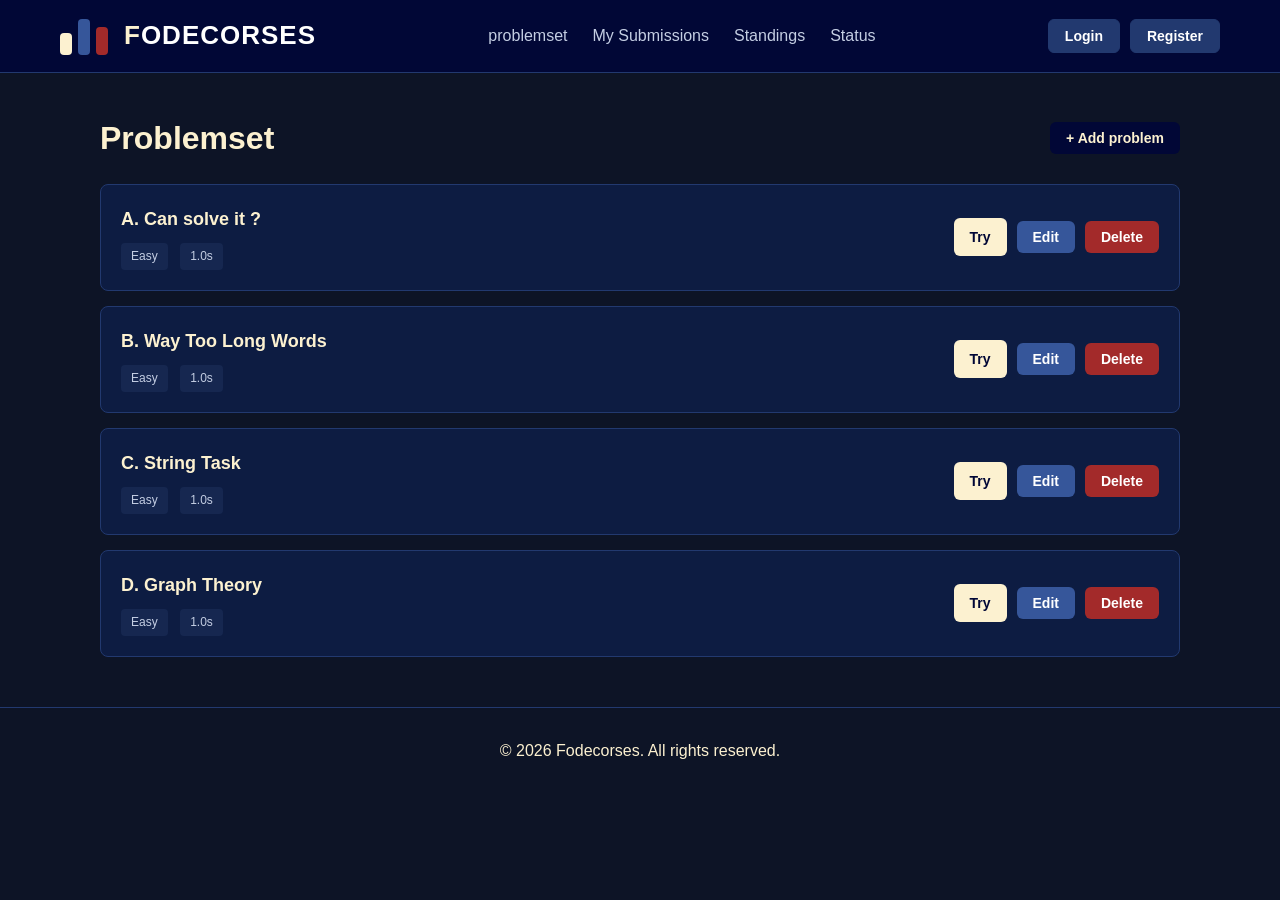
<file: index.html>
<!DOCTYPE html>

<head>
    <title>Fodecorses - Home</title>
    <link rel="stylesheet" href="style.css">
</head>

<body>
    <!-- Navigation Bar -->
    <nav class="navbar">
        <div class="logo">
            <div class="logo-bars">
                <span class="bar-left"></span>
                <span class="bar-middle"></span>
                <span class="bar-right"></span>
            </div>

            <span class="logo-text"><span class="highlight-letter">F</span>ODECORSES</span>
        </div>

        <ul class="nav-links">
            <li><a href="#"> problemset </a></li>
            <li><a href="#">My Submissions</a></li>
            <li><a href="#">Standings</a></li>
            <li><a href="#">Status</a></li>
        </ul>

        <div class="auth-buttons">
            <button>Login</button>
            <button>Register</button>
        </div>

    </nav>

    <!-- Main Title & Header Section -->
    <div class="main-header">

        <h1>Problemset</h1>
        <button class="btn-add">+ Add problem</button>
    </div>

    <!-- Problems List Container -->
    <div class="problem-container">

        <div class="problem-card">
            <div class="problem-info">
                <h3> A. Can solve it ?</h3>
                <span class="difficulty">Easy</span>
                <span class="time-limit">1.0s</span>
            </div>

            <div class="problem-actions">
                <a href="#" class="btn-try">Try</a>
                <button class="btn-edit">Edit</button>
                <button class="btn-delete">Delete</button>

            </div>

        </div>

        <div class="problem-card">
            <div class="problem-info">
                <h3>B. Way Too Long Words</h3>
                <span class="difficulty">Easy</span>
                <span class="time-limit">1.0s</span>
            </div>

            <div class="problem-actions">
                <a href="#" class="btn-try">Try</a>
                <button class="btn-edit">Edit</button>
                <button class="btn-delete">Delete</button>

            </div>

        </div>

        <div class="problem-card">
            <div class="problem-info">
                <h3>C. String Task</h3>
                <span class="difficulty">Easy</span>
                <span class="time-limit">1.0s</span>
            </div>

            <div class="problem-actions">
                <a href="#" class="btn-try">Try</a>
                <button class="btn-edit">Edit</button>
                <button class="btn-delete">Delete</button>

            </div>

        </div>

        <div class="problem-card">
            <div class="problem-info">
                <h3>D. Graph Theory</h3>
                <span class="difficulty">Easy</span>
                <span class="time-limit">1.0s</span>
            </div>

            <div class="problem-actions">
                <a href="#" class="btn-try">Try</a>
                <button class="btn-edit">Edit</button>
                <button class="btn-delete">Delete</button>

            </div>

        </div>

    </div>


    <!-- Footer -->
    <footer>
        <p> &copy; 2026 Fodecorses. All rights reserved.</p>
    </footer>

</body>

</html>
</file>
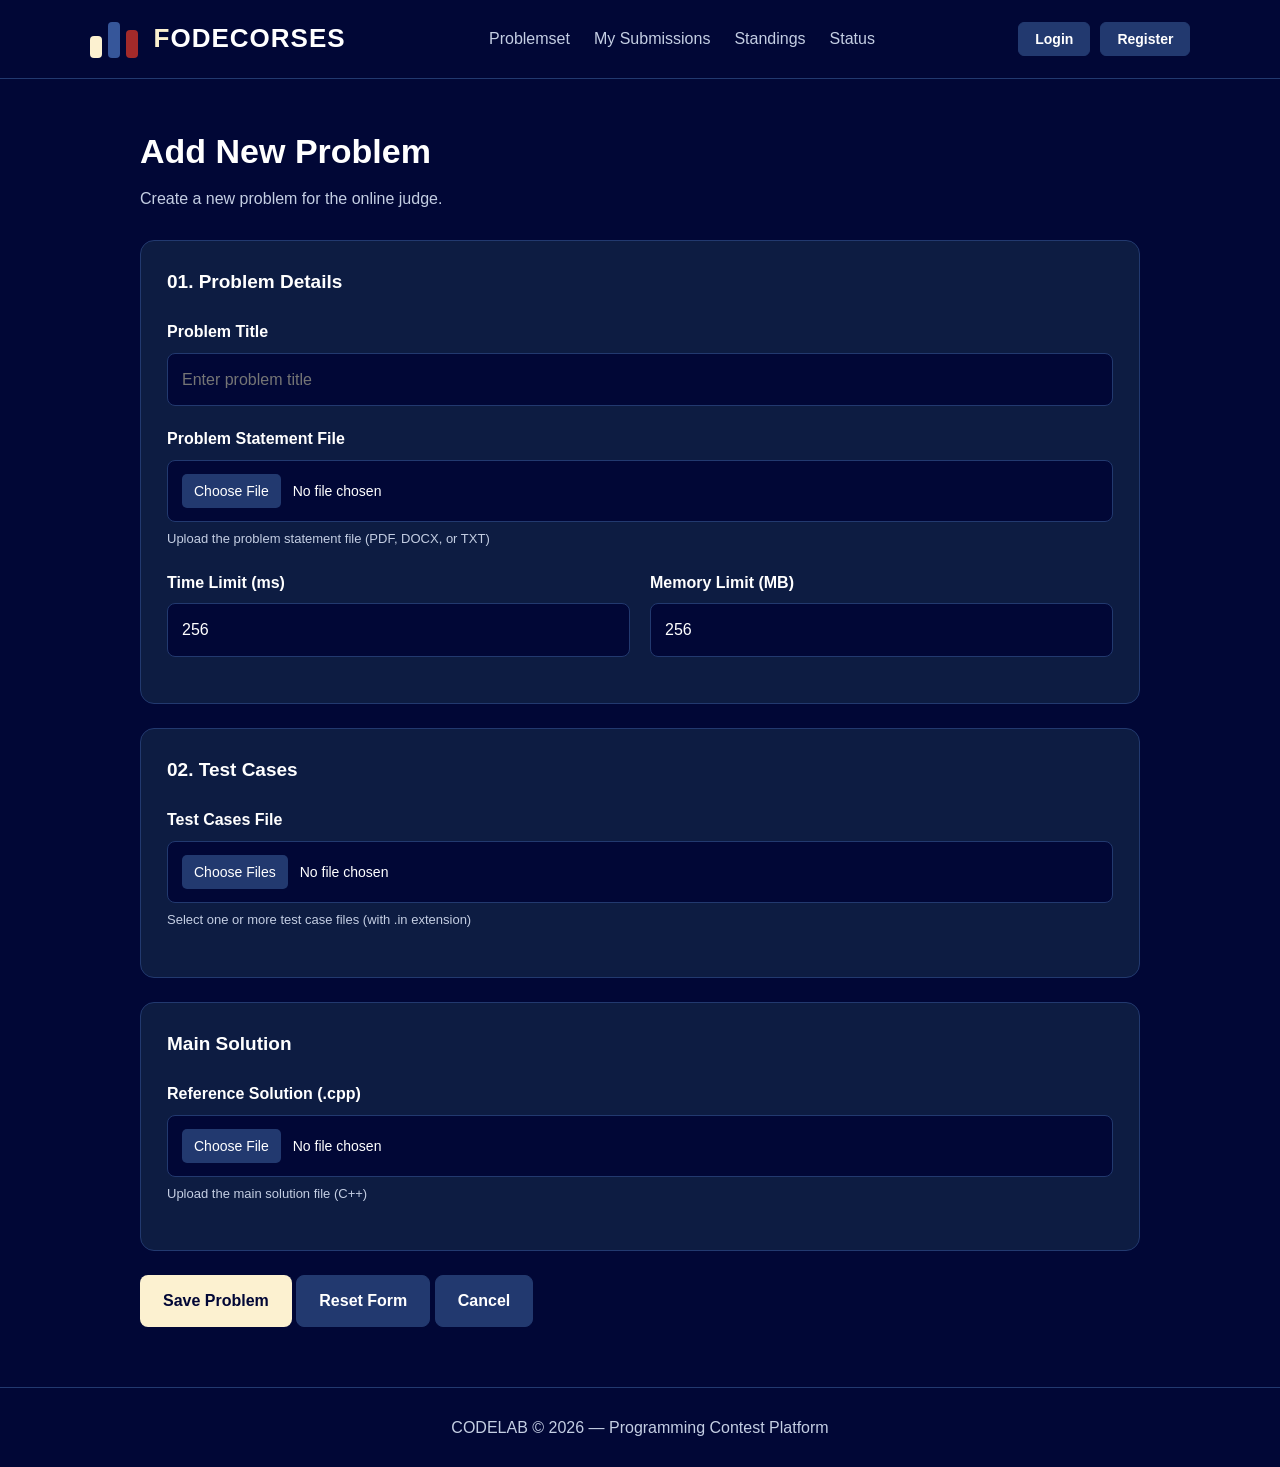
<file: pages/add_edit_problem.html>
<!DOCTYPE html>
<html lang="en">

<head>
    <meta charset="UTF-8">
    <meta name="viewport" content="width=device-width, initial-scale=1.0">
    <title>Add / Edit Problem</title>
    <link rel="stylesheet" href="../styles/home-style.css">
    <link rel="stylesheet" href="../styles/problem-pages-style.css">
</head>

<body>
    <!-- Navigation Bar -->
    <nav class="navbar">
        <div class="logo">
            <div class="logo-bars">
                <span class="bar-left"></span>
                <span class="bar-middle"></span>
                <span class="bar-right"></span>
            </div>

            <span class="logo-text"><span class="highlight-letter">F</span>ODECORSES</span>
        </div>

        <ul class="nav-links">
            <li><a href="../pages/home.html"> Problemset </a></li>
            <li><a href="../pages/submission.html">My Submissions</a></li>
            <li><a href="#">Standings</a></li>
            <li><a href="../pages/status.html">Status</a></li>
        </ul>

        <div class="auth-buttons">
            <button>Login</button>
            <button>Register</button>
        </div>

    </nav>
    <main class="container">
        <header class="page-header">
            <h1>Add New Problem</h1>
            <p>Create a new problem for the online judge.</p>
        </header>
        <form method="post">
            <section class="card">
                <h2>01. Problem Details</h2>
                <div class="form_group">
                    <label for="title">Problem Title</label>
                    <input type="text" id="title" name="title" placeholder="Enter problem title" required>
                </div>
                <div class="form_group">
                    <label for="statement">Problem Statement File</label>
                    <input type="file" id="statement" name="statement" accept=".pdf,.docx,.txt" required>
                    <p class="note">Upload the problem statement file (PDF, DOCX, or TXT)</p>
                </div>
                <div class="grid-2">
                    <div class="form_group">
                        <label for="time_limit">Time Limit (ms)</label>
                        <input type="number" id="time" name="time_limit" placeholder="Enter time limit in milliseconds"
                            min="1" value="256" required>
                    </div>
                    <div class="form_group">
                        <label for="memory_limit">Memory Limit (MB)</label>
                        <input type="number" id="memory" name="memory_limit"
                            placeholder="Enter memory limit in megabytes" min="1" value="256" required>
                    </div>
            </section>
            <section class="card">
                <h2>02. Test Cases</h2>
                <div class="form_group">
                    <label for="test_cases">Test Cases File</label>
                    <input type="file" id="tests" name="testfile[]" accept=".in" multiple required>
                    <p class="note">Select one or more test case files (with .in extension)</p>
                </div>
            </section>
            <section class="card">
                <h2>Main Solution</h2>
                <div class="form_group">
                    <label for="solution">Reference Solution (.cpp)</label>
                    <input type="file" id="solution" name="solution" accept=".cpp" required>
                    <p class="note">Upload the main solution file (C++)</p>
                </div>
            </section>
            <div class="action">
                <button type="submit" class="btn btn-primary">Save Problem</button>
                <button type="reset" class="btn btn-secondary">Reset Form</button>
                <button onclick="window.location.href='./home.html' " class="btn btn-secondary">Cancel</button>

            </div>
        </form>
    </main>
    <footer class="footer">
        CODELAB &copy; 2026 — Programming Contest Platform
    </footer>
</body>

</html>
</file>
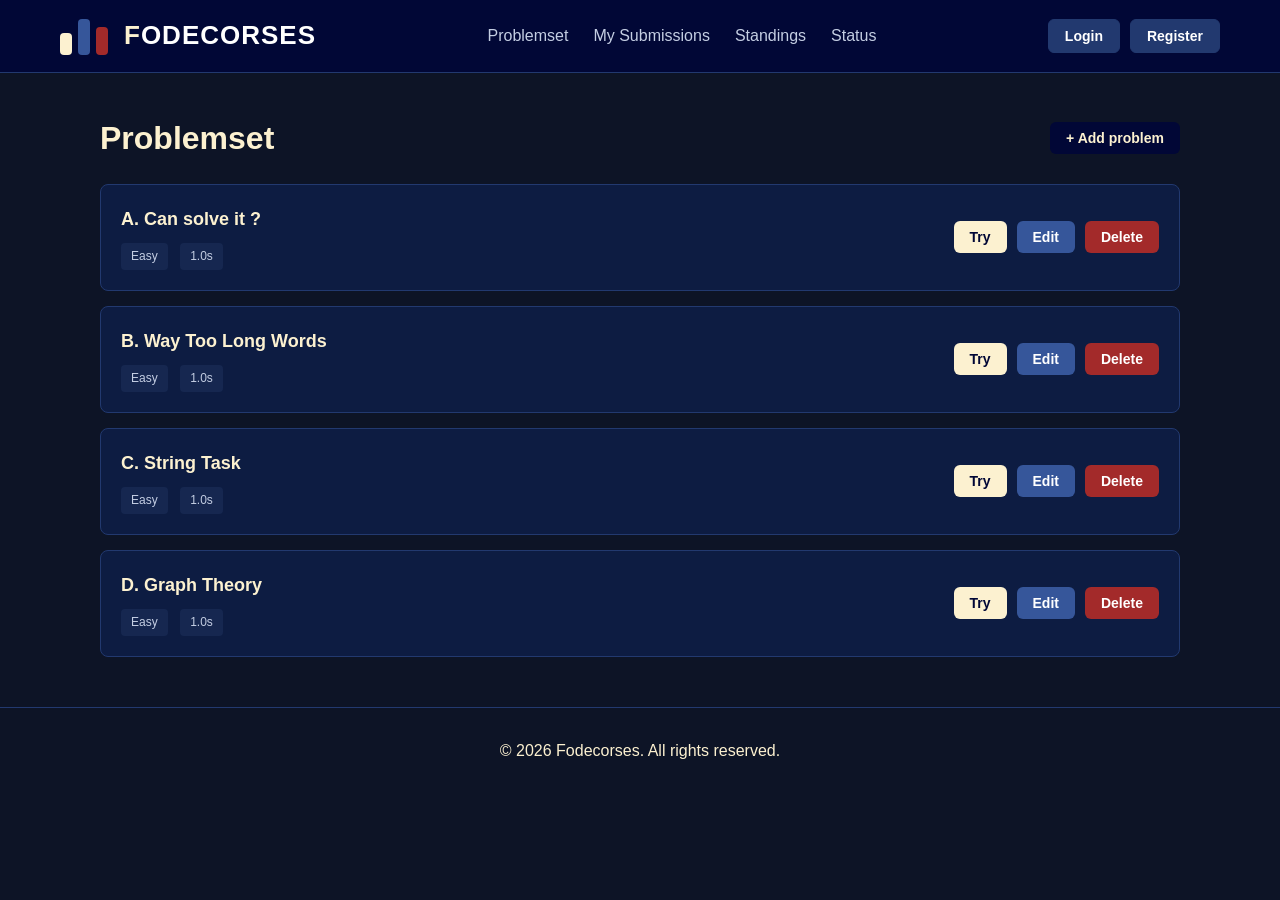
<file: pages/home.html>
<!DOCTYPE html>

<head>
    <title>Fodecorses - Home</title>
    <link rel="stylesheet" href="../styles/home-style.css">
</head>

<body>
    <!-- Navigation Bar -->
    <nav class="navbar">
        <div class="logo">
            <div class="logo-bars">
                <span class="bar-left"></span>
                <span class="bar-middle"></span>
                <span class="bar-right"></span>
            </div>

            <span class="logo-text"><span class="highlight-letter">F</span>ODECORSES</span>
        </div>

        <ul class="nav-links">
            <li><a href="../pages/home.html"> Problemset </a></li>
            <li><a href="../pages/submission.html">My Submissions</a></li>
            <li><a href="../pages/Standings.html">Standings</a></li>
            <li><a href="../pages/submission.html">Status</a></li>
        </ul>

        <div class="auth-buttons">
            <button>Login</button>
            <button>Register</button>
        </div>

    </nav>

    <!-- Main Title & Header Section -->
    <div class="main-header">

        <h1>Problemset</h1>
        <button class="btn-add">+ Add problem</button>
    </div>

    <!-- Problems List Container -->
    <div class="problem-container">

        <div class="problem-card">
            <div class="problem-info">
                <h3> A. Can solve it ?</h3>
                <span class="difficulty">Easy</span>
                <span class="time-limit">1.0s</span>
            </div>

            <div class="problem-actions">
                <button class="btn-try" onclick="window.location.href='./view_problem.html' ">Try</button>
                <button class="btn-edit" onclick="window.location.href='./add_edit_problem.html' ">Edit</button>
                <button class="btn-delete">Delete</button>
            </div>

        </div>

        <div class="problem-card">
            <div class="problem-info">
                <h3>B. Way Too Long Words</h3>
                <span class="difficulty">Easy</span>
                <span class="time-limit">1.0s</span>
            </div>

            <div class="problem-actions">
                <button class="btn-try" onclick="window.location.href='./view_problem.html' ">Try</button>
                <button class="btn-edit" onclick="window.location.href='./add_edit_problem.html' ">Edit</button>
                <button class="btn-delete">Delete</button>
            </div>

        </div>

        <div class="problem-card">
            <div class="problem-info">
                <h3>C. String Task</h3>
                <span class="difficulty">Easy</span>
                <span class="time-limit">1.0s</span>
            </div>

            <div class="problem-actions">
                <button class="btn-try" onclick="window.location.href='./view_problem.html' ">Try</button>
                <button class="btn-edit" onclick="window.location.href='./add_edit_problem.html' ">Edit</button>
                <button class="btn-delete">Delete</button>
            </div>

        </div>

        <div class="problem-card">
            <div class="problem-info">
                <h3>D. Graph Theory</h3>
                <span class="difficulty">Easy</span>
                <span class="time-limit">1.0s</span>
            </div>

            <div class="problem-actions">
                <button class="btn-try" onclick="window.location.href='./view_problem.html' ">Try</button>
                <button class="btn-edit" onclick="window.location.href='./add_edit_problem.html' ">Edit</button>
                <button class="btn-delete">Delete</button>
            </div>

        </div>

    </div>


    <!-- Footer -->
    <footer>
        <p> &copy; 2026 Fodecorses. All rights reserved.</p>
    </footer>

</body>

</html>
</file>
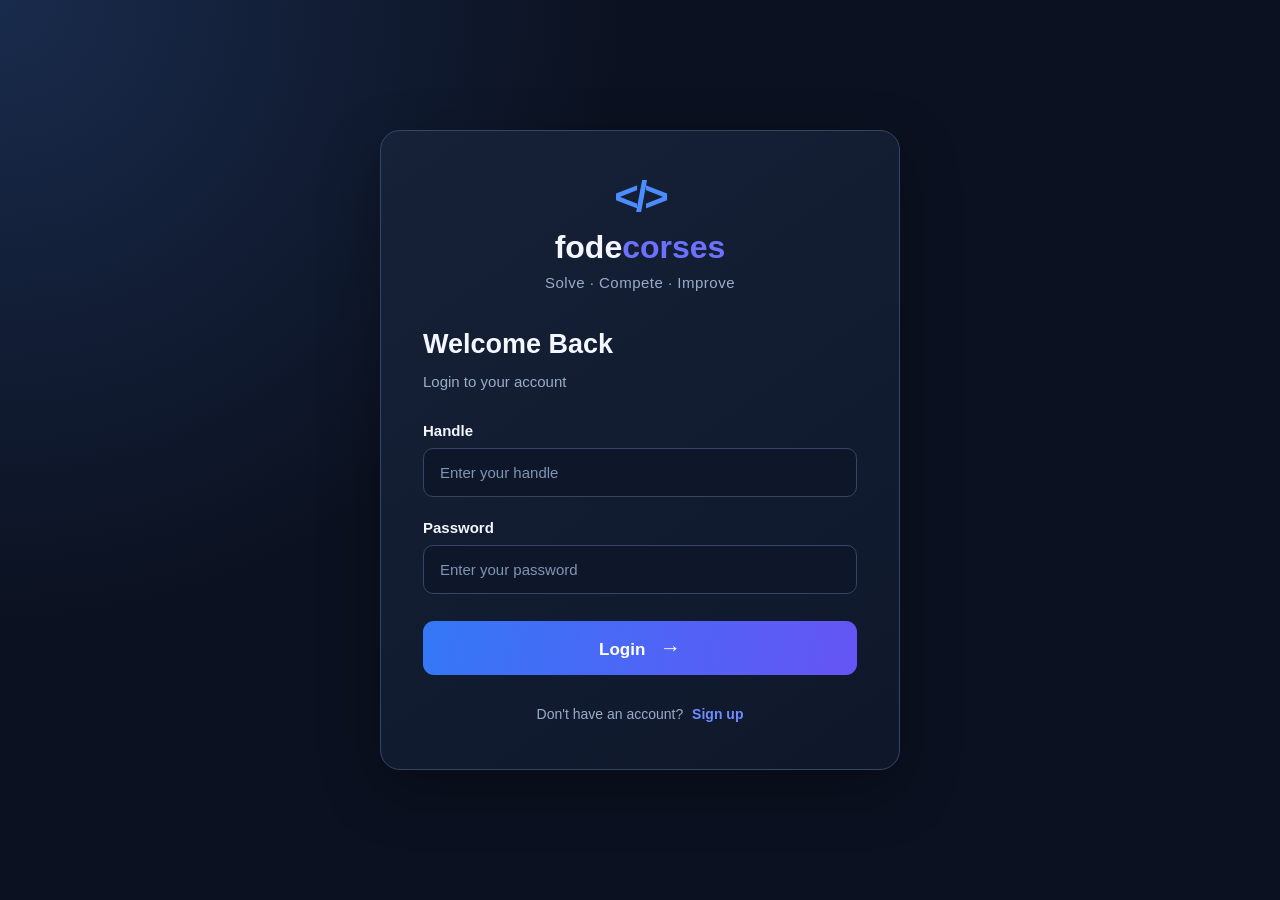
<file: pages/login.html>
<!doctype html>
<html lang="en">
  <head>
    <meta charset="UTF-8" />
    <meta name="viewport" content="width=device-width, initial-scale=1.0" />
    <title>Login | fodecorses</title>
    <link rel="stylesheet" href="../styles/login-signup.css" />
  </head>
  <body>
    <div class="auth-card">
      <div class="logo">&lt;/&gt;</div>
      <h1 class="brand">fode<span>corses</span></h1>
      <p class="tagline">Solve · Compete · Improve</p>

      <div class="heading">
        <h2>Welcome Back</h2>
        <p>Login to your account</p>
      </div>

      <form action="#" method="post">
        <div class="form-group">
          <label for="handle">Handle</label>
          <input
            type="text"
            id="handle"
            name="handle"
            placeholder="Enter your handle"
            autocomplete="username"
            required
          />
        </div>

        <div class="form-group">
          <label for="password">Password</label>
          <input
            type="password"
            id="password"
            name="password"
            placeholder="Enter your password"
            autocomplete="current-password"
            required
          />
        </div>

        <button onclick="window.location.href='./home.html' " type="submit" class="auth-button">
          Login <span>&rarr;</span>
        </button>
      </form>

      <p class="switch-page">
        Don't have an account?
        <a href="signup.html">Sign up</a>
      </p>
    </div>
  </body>
</html>
</file>
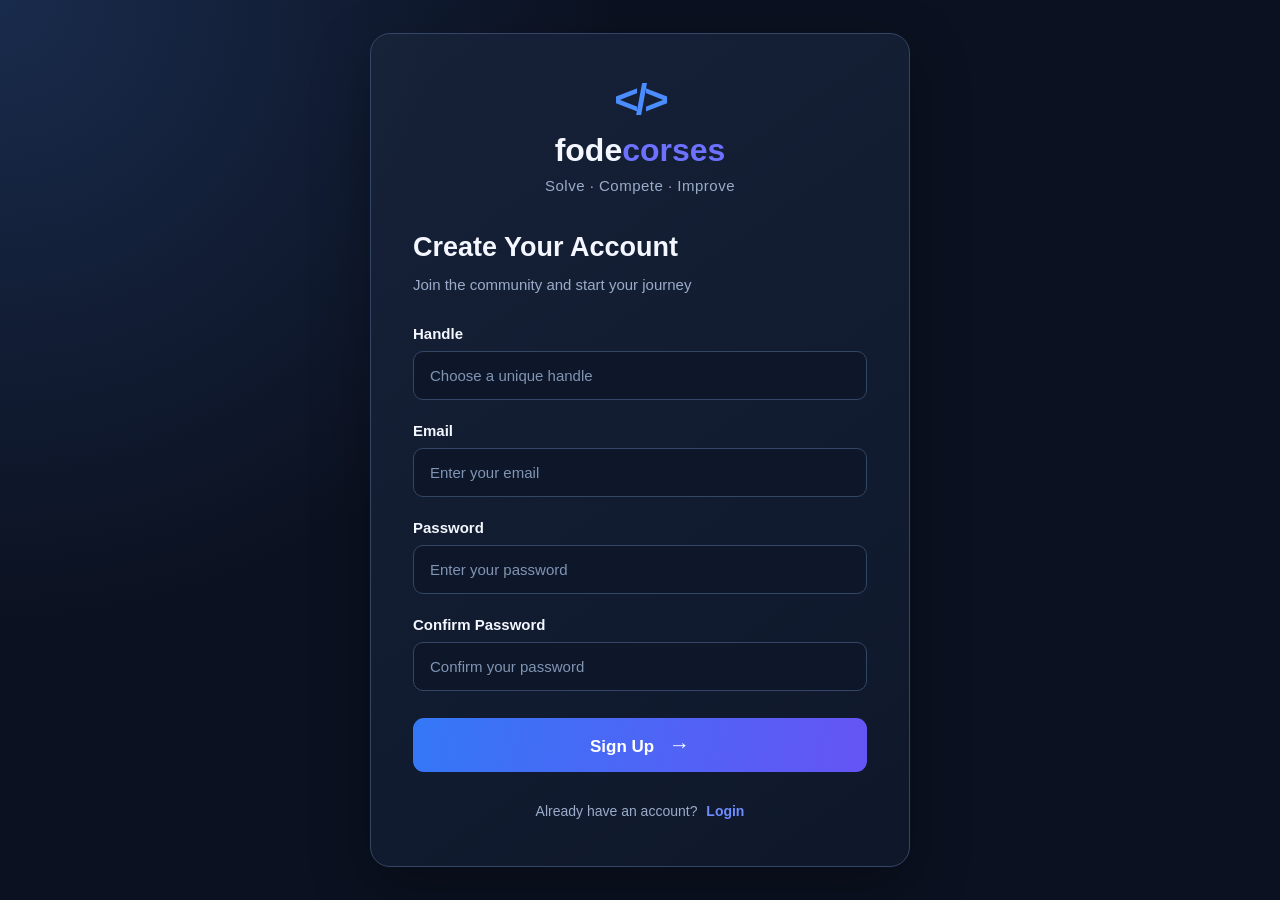
<file: pages/signUp.html>
<!doctype html>
<html lang="en">
  <head>
    <meta charset="UTF-8" />
    <meta name="viewport" content="width=device-width, initial-scale=1.0" />
    <title>Sign Up | fodecorses</title>
    <link rel="stylesheet" href="../styles/login-signup.css" />
  </head>
  <body>
    <div class="auth-card signup-card">
      <div class="logo">&lt;/&gt;</div>
      <h1 class="brand">fode<span>corses</span></h1>
      <p class="tagline">Solve · Compete · Improve</p>

      <div class="heading">
        <h2>Create Your Account</h2>
        <p>Join the community and start your journey</p>
      </div>

      <form action="#" method="post">
        <div class="form-group">
          <label for="handle">Handle</label>
          <input
            type="text"
            id="handle"
            name="handle"
            placeholder="Choose a unique handle"
            autocomplete="username"
            required
          />
        </div>
        <div class="form-group">
          <label for="email">Email</label>
          <input
            type="email"
            id="email"
            name="email"
            placeholder="Enter your email"
            autocomplete="email"
            required
          />
        </div>

        <div class="form-group">
          <label for="password">Password</label>
          <input
            type="password"
            id="password"
            name="password"
            placeholder="Enter your password"
            autocomplete="new-password"
            minlength="8"
            required
          />
        </div>

        <div class="form-group">
          <label for="confirm-password">Confirm Password</label>
          <input
            type="password"
            id="confirm-password"
            name="confirm-password"
            placeholder="Confirm your password"
            autocomplete="new-password"
            minlength="8"
            required
          />
        </div>

        <button type="submit" class="auth-button">
          Sign Up <span>&rarr;</span>
        </button>
      </form>

      <p class="switch-page">
        Already have an account?
        <a href="login.html">Login</a>
      </p>
    </div>
  </body>
</html>
</file>
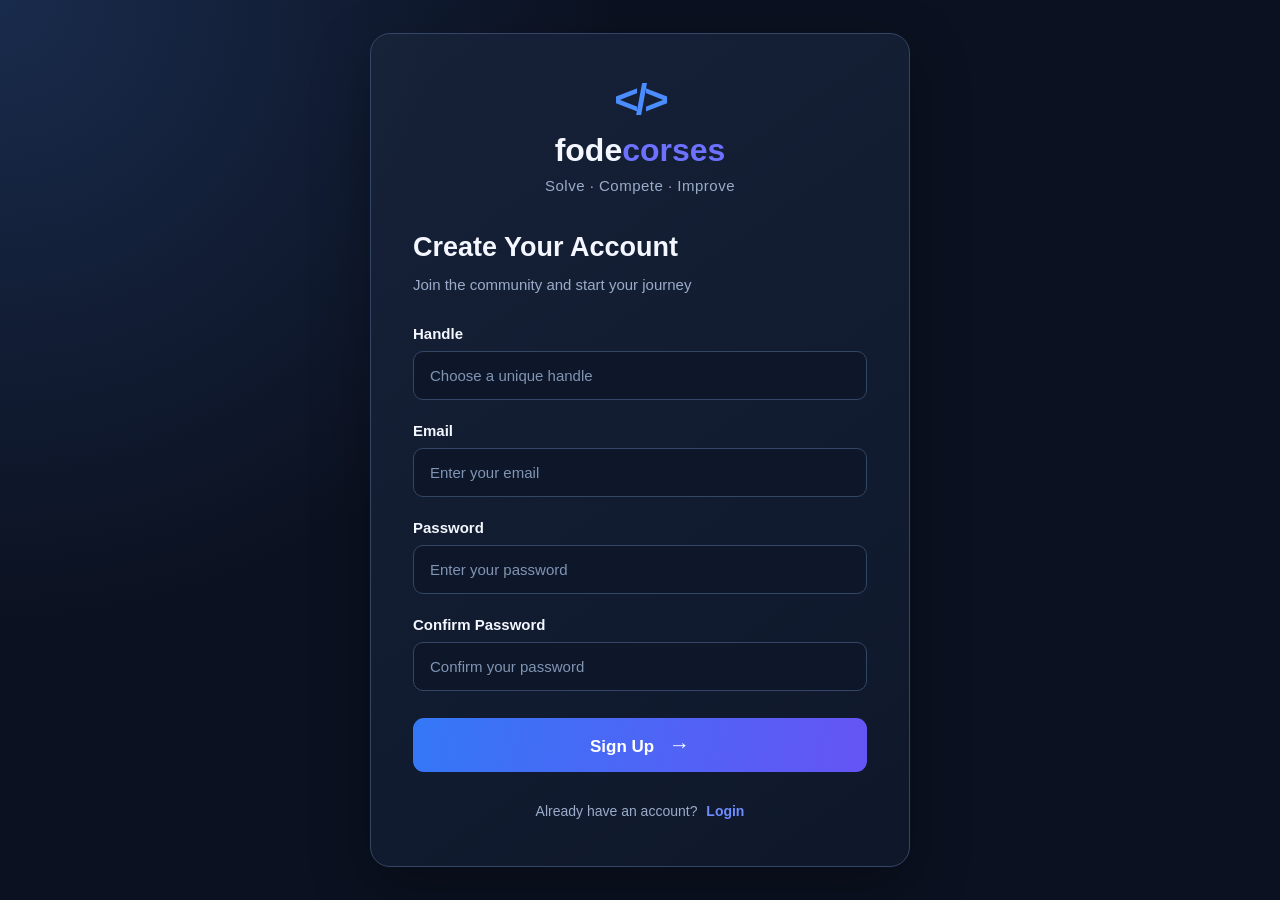
<file: pages/signup.html>
<!doctype html>
<html lang="en">
  <head>
    <meta charset="UTF-8" />
    <meta name="viewport" content="width=device-width, initial-scale=1.0" />
    <title>Sign Up | fodecorses</title>
    <link rel="stylesheet" href="../styles/login-signup.css" />
  </head>
  <body>
    <div class="auth-card signup-card">
      <div class="logo">&lt;/&gt;</div>
      <h1 class="brand">fode<span>corses</span></h1>
      <p class="tagline">Solve · Compete · Improve</p>

      <div class="heading">
        <h2>Create Your Account</h2>
        <p>Join the community and start your journey</p>
      </div>

      <form action="#" method="post">
        <div class="form-group">
          <label for="handle">Handle</label>
          <input
            type="text"
            id="handle"
            name="handle"
            placeholder="Choose a unique handle"
            autocomplete="username"
            required
          />
        </div>
        <div class="form-group">
          <label for="email">Email</label>
          <input
            type="email"
            id="email"
            name="email"
            placeholder="Enter your email"
            autocomplete="email"
            required
          />
        </div>

        <div class="form-group">
          <label for="password">Password</label>
          <input
            type="password"
            id="password"
            name="password"
            placeholder="Enter your password"
            autocomplete="new-password"
            minlength="8"
            required
          />
        </div>

        <div class="form-group">
          <label for="confirm-password">Confirm Password</label>
          <input
            type="password"
            id="confirm-password"
            name="confirm-password"
            placeholder="Confirm your password"
            autocomplete="new-password"
            minlength="8"
            required
          />
        </div>

        <button onclick="window.location.href='./home.html' " type="submit" class="auth-button">
          Sign Up <span>&rarr;</span>
        </button>
      </form>

      <p class="switch-page">
        Already have an account?
        <a href="login.html">Login</a>
      </p>
    </div>
  </body>
</html>
</file>
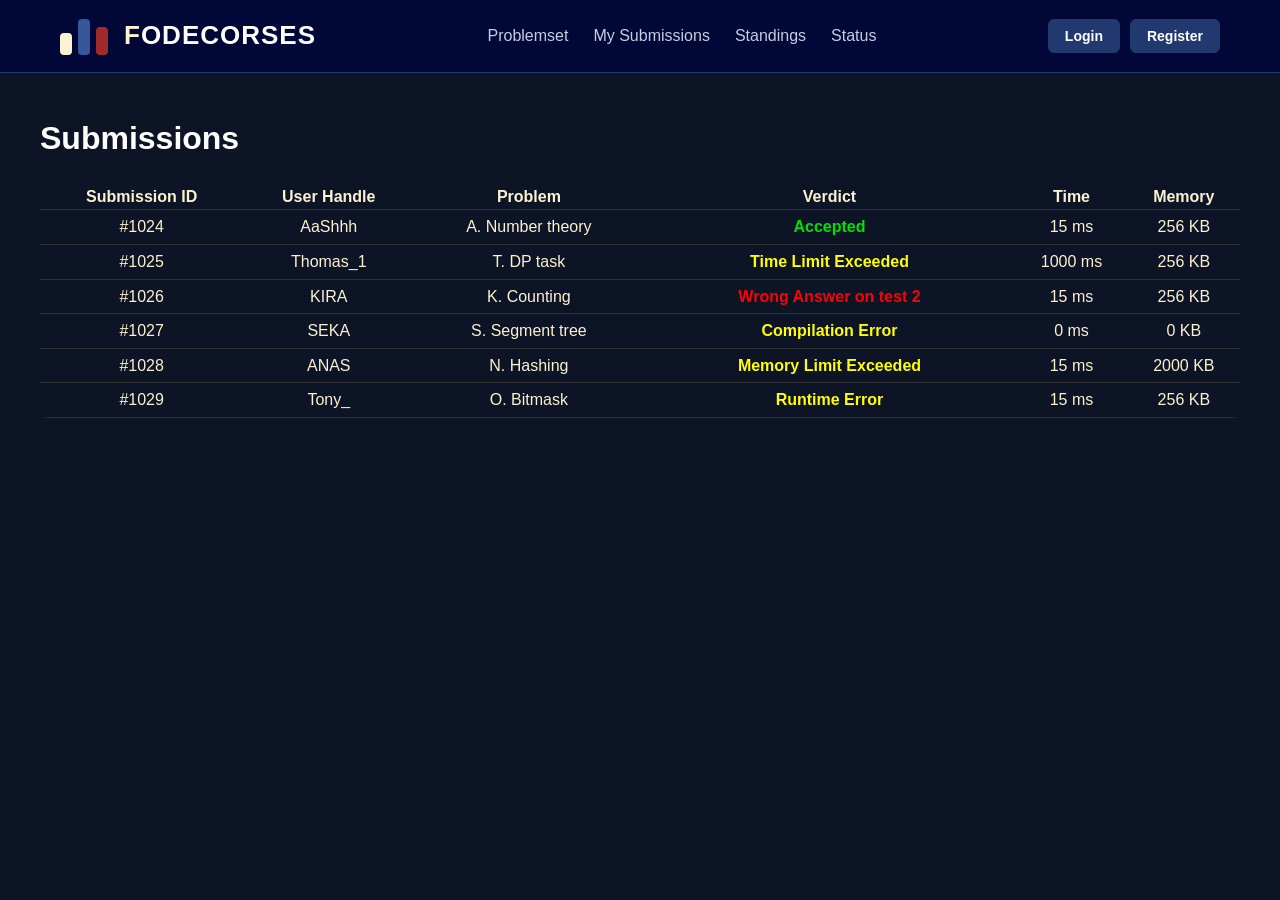
<file: pages/submission.html>
<!DOCTYPE html>
<html lang="en">

<head>

    <title>Submissions - FODECORSES</title>
    <link rel="stylesheet" href="../styles/status-style.css">
</head>

<body class="submission-page">

    <!-- Header -->
    <header>
        <!-- Navigation Bar -->
        <nav class="navbar">
            <div class="logo">
                <div class="logo-bars">
                    <span class="bar-left"></span>
                    <span class="bar-middle"></span>
                    <span class="bar-right"></span>
                </div>

                <span class="logo-text"><span class="highlight-letter">F</span>ODECORSES</span>
            </div>

            <ul class="nav-links">
                <li><a href="../pages/home.html"> Problemset </a></li>
                <li><a href="../pages/submission.html">My Submissions</a></li>
                <li><a href="../pages/Standings.html">Standings</a></li>
                <li><a href="../pages/submission.html">Status</a></li>
            </ul>

            <div class="auth-buttons">
                <button>Login</button>
                <button>Register</button>
            </div>

        </nav>
    </header>

    <!-- Main -->
    <main>
        <section class="submission-section">
            <div class="container">
                <h1>Submissions</h1>
                <table class="submission-table">
                    <thead>
                        <tr>
                            <th>Submission ID</th>
                            <th>User Handle</th>
                            <th>Problem</th>
                            <th>Verdict</th>
                            <th>Time</th>
                            <th>Memory</th>
                        </tr>
                    </thead>

                    <tbody>

                        <tr>
                            <td>#1024</td>
                            <td>AaShhh</td>
                            <td>A. Number theory</td>
                            <td><span class="verdict-accepted">Accepted</span></td>
                            <td>15 ms</td>
                            <td>256 KB</td>
                        </tr>

                        <tr>
                            <td>#1025</td>
                            <td>Thomas_1</td>
                            <td>T. DP task</td>
                            <td><span class="verdict-tle">Time Limit Exceeded</span></td>
                            <td>1000 ms</td>
                            <td>256 KB</td>
                        </tr>

                        <tr>
                            <td>#1026</td>
                            <td>KIRA</td>
                            <td>K. Counting</td>
                            <td><span class="verdict-wa">Wrong Answer on test 2</span></td>
                            <td>15 ms</td>
                            <td>256 KB</td>
                        </tr>

                        <tr>
                            <td>#1027</td>
                            <td>SEKA</td>
                            <td>S. Segment tree</td>
                            <td><span class="verdict-ce">Compilation Error</span></td>
                            <td>0 ms</td>
                            <td>0 KB</td>
                        </tr>

                        <tr>
                            <td>#1028</td>
                            <td>ANAS</td>
                            <td>N. Hashing</td>
                            <td><span class="verdict-mle">Memory Limit Exceeded</span></td>
                            <td>15 ms</td>
                            <td>2000 KB</td>
                        </tr>

                        <tr>
                            <td>#1029</td>
                            <td>Tony_</td>
                            <td>O. Bitmask</td>
                            <td><span class="verdict-rte">Runtime Error</span></td>
                            <td>15 ms</td>
                            <td>256 KB</td>
                        </tr>
                    </tbody>
                </table>
            </div>
        </section>
    </main>

</body>

</html>
</file>
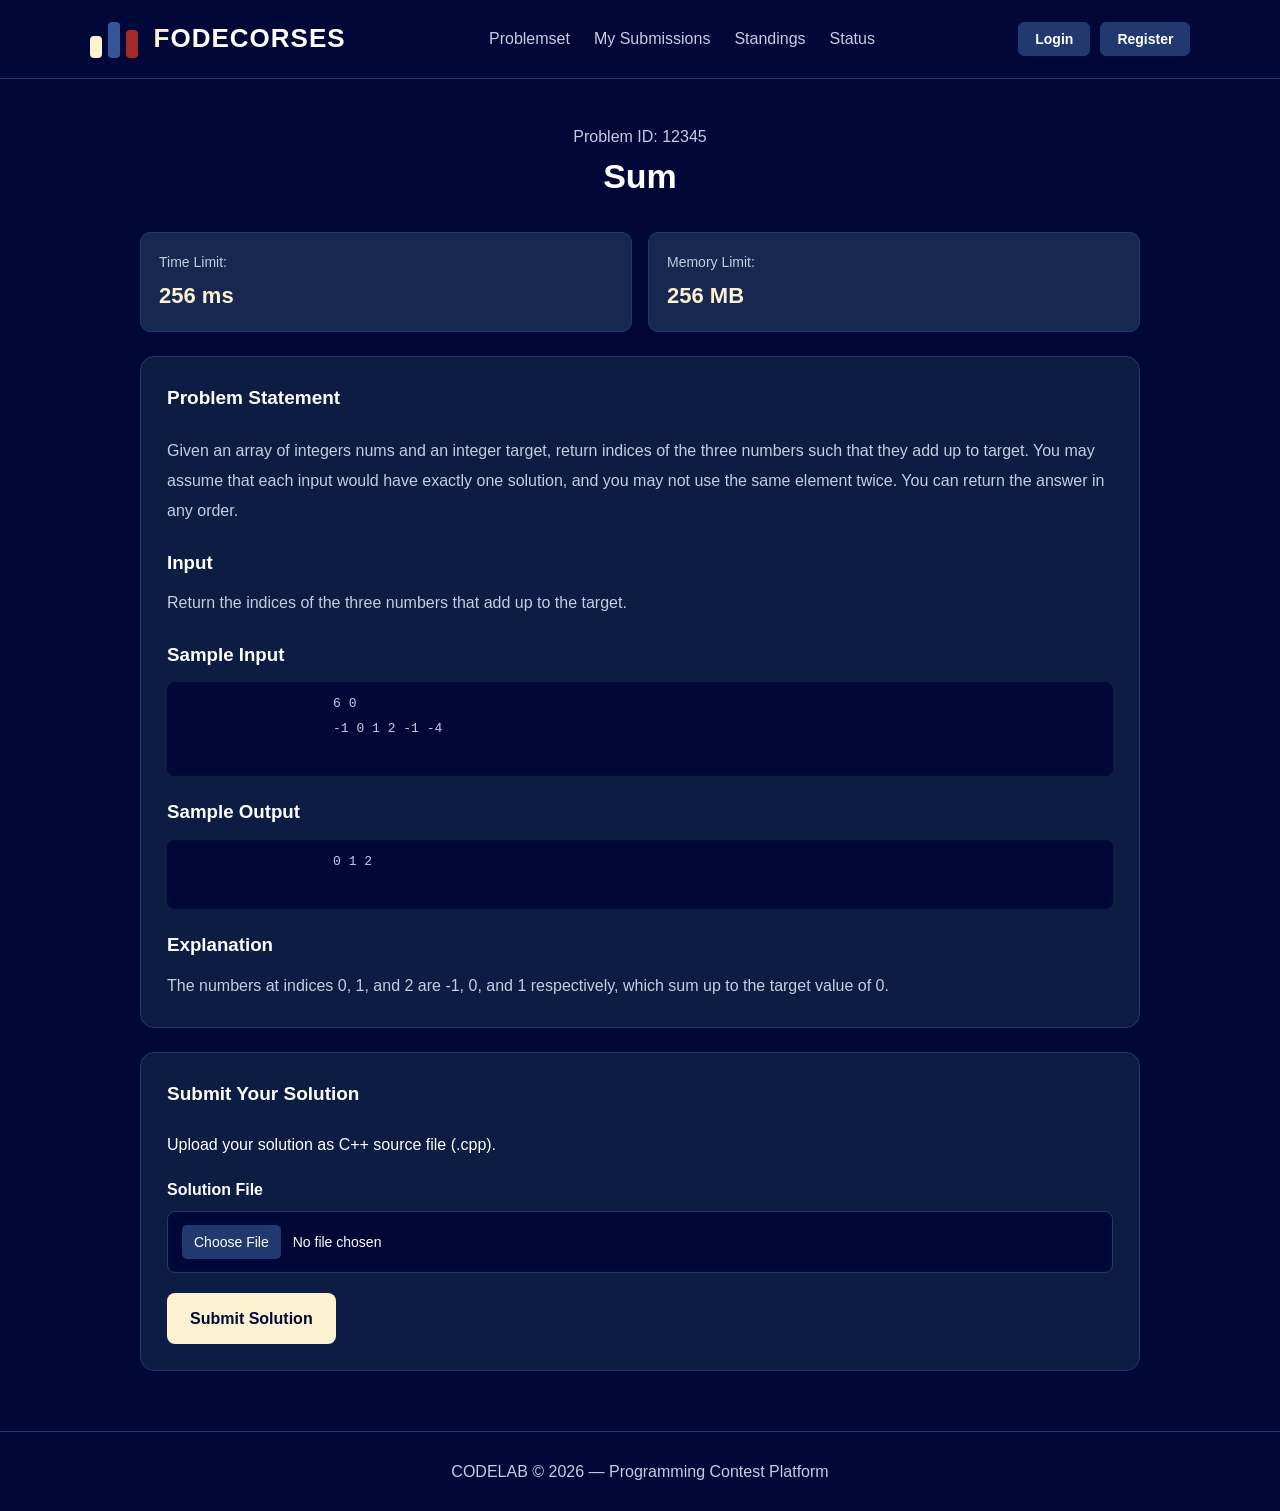
<file: pages/view_problem.html>
<!DOCTYPE html>
<html lang="en">

<head>
    <meta charset="UTF-8">
    <meta name="viewport" content="width=device-width, initial-scale=1.0">
    <title>View Problem</title>
    <link rel="stylesheet" href="../styles/home-style.css">
    <link rel="stylesheet" href="../styles/problem-pages-style.css">
</head>

<body>
    <!-- Navigation Bar -->
    <nav class="navbar">
        <div class="logo">
            <div class="logo-bars">
                <span class="bar-left"></span>
                <span class="bar-middle"></span>
                <span class="bar-right"></span>
            </div>

            <span class="logo-text"><span class="highlight-letter">F</span>ODECORSES</span>
        </div>

        <ul class="nav-links">
            <li><a href="../pages/home.html"> Problemset </a></li>
            <li><a href="../pages/submission.html">My Submissions</a></li>
            <li><a href="../pages/Standings.html">Standings</a></li>
            <li><a href="../pages/submission.html">Status</a></li>
        </ul>

        <div class="auth-buttons">
            <button>Login</button>
            <button>Register</button>
        </div>

    </nav>
    <main class="container">
        <header class="page-header" style="text-align: center;">
            <p>Problem ID: 12345</p>
            <h1>Sum</h1>
        </header>
        <section class="info-grid">
            <div class="info-box">
                <p>Time Limit:</p>
                <strong>256 ms</strong>
            </div>
            <div class="info-box">
                <p>Memory Limit:</p>
                <strong>256 MB</strong>
            </div>
        </section>
        <section class="card">
            <h2>Problem Statement</h2>
            <div class="problem-statement">
                <p>
                    Given an array of integers nums and an integer target,
                    return indices of the three numbers such that they add up to target.
                    You may assume that each input would have exactly one solution, and you may not use the same element
                    twice.
                    You can return the answer in any order.
                </p>
                <h3>Input</h3>
                Return the indices of the three numbers that add up to the target.
                </p>
                <h3>Sample Input</h3>
                <pre>
                    6 0
                    -1 0 1 2 -1 -4
                </pre>
                <h3>Sample Output</h3>
                <pre>
                    0 1 2
                </pre>
                <h3>Explanation</h3>
                <p>
                    The numbers at indices 0, 1, and 2 are -1, 0, and 1 respectively, which sum up to the target value
                    of 0.
                </p>
            </div>
        </section>
        <section class="card">
            <h2>Submit Your Solution</h2>
            <p calss="note">Upload your solution as C++ source file (.cpp).</p>
            <form action="#" method="post">
                <div class="form_group" style="margin-top: 20px;">
                    <label for="solution">Solution File</label>
                    <input type="file" id="solution" name="solution" accept=".cpp" required>

                </div>
                <button type="submit" class="btn btn-primary">Submit Solution</button>
            </form>

        </section>

    </main>
    <footer class="footer">
        CODELAB &copy; 2026 — Programming Contest Platform
    </footer>
</body>

</html>
</file>
<file: style.css>
:root {
    --color-primary: #010736;
    --color-secondary: #0D1C42;
    --color-accent: #22396F;
    --color-highlight: #FCF1D0;

    --color-surface: #162750;
    --color-blue-light: #36569A;
    --color-text: #FFFFFF;
    --color-text-muted: #C4CEE3;
    --color-border: #22396F;
    --color-cream-hover: #F4E5B8;
}

/* 1. Global Reset */
* {
    margin: 0;
    padding: 0;
    box-sizing: border-box;
}

body {
    background-color: rgba(13, 20, 38, 1);
    color: var(--color-primary);
    font-family: 'Segoe UI', Tahoma, Geneva, Verdana, sans-serif;
    line-height: 1.6;
}

/* Base Buttons Reset */
button,
.btn-try {
    font-family: inherit;
    font-size: 14px;
    font-weight: 600;
    border: none;
    border-radius: 6px;
    cursor: pointer;
    transition: all 0.2s ease;
    padding: 8px 16px;
}

/* 2. Navigation Bar */
nav {
    display: flex;
    justify-content: space-between;
    align-items: center;
    background-color: var(--color-primary);
    padding: 15px 60px;
    border-bottom: 1px solid var(--color-border);
}

/* Logo Section */
.logo {
    display: flex;
    align-items: center;
    gap: 16px;
    cursor: pointer;
    user-select: none;
}

.logo-bars {
    display: flex;
    align-items: flex-end;
    gap: 6px;
    height: 38px;
}

.logo-bars span {
    display: inline-block;
    width: 12px;
    border-radius: 4px;
}

.bar-left {
    height: 22px;
    background-color: var(--color-highlight);
}

.bar-middle {
    height: 36px;
    background-color: var(--color-blue-light);
}

.bar-right {
    height: 28px;
    background-color: #a32a2a;
}

.logo-text {
    font-size: 26px;
    font-weight: 800;
    letter-spacing: 1px;
    color: var(--color-text);
    text-transform: uppercase;
}

.highlight-letter {
    color: var(--color-highlight);
}

/* Nav Links & Buttons */
a {
    text-decoration: none;
    color: var(--color-text-muted);
    transition: color 0.2s ease;
}

a:hover {
    color: var(--color-highlight);
}

.nav-linkes,
.nav-links {
    list-style: none;
    display: flex;
    gap: 25px;
}

.auth-buttons {
    display: flex;
    gap: 10px;
}

.auth-buttons button {
    background-color: var(--color-accent);
    color: var(--color-text);
    border: 1px solid var(--color-border);
}

.auth-buttons button:hover {
    background-color: var(--color-blue-light);
    border-color: var(--color-highlight);
}

/* 3. Main Header Section */
.main-header {
    display: flex;
    justify-content: space-between;
    align-items: center;
    max-width: 1100px;
    margin: 40px auto 20px auto;
    padding: 0 10px;
}

.main-header h1 {
    color: var(--color-highlight);
    font-size: 32px;
    font-weight: 700;
}

.btn-add {
    background-color: var(--color-primary);
    color: var(--color-highlight);
}

.btn-add:hover {
    background-color: var(--color-secondary);
    transform: translateY(-1px);
}

/* 4. Problem List & Cards Section */
.problem-container {
    max-width: 1100px;
    margin: 0 auto;
    padding: 0 10px;
}

.problem-card {
    display: flex;
    justify-content: space-between;
    align-items: center;
    padding: 20px;
    margin-bottom: 15px;
    background-color: var(--color-secondary);
    border: 1px solid var(--color-border);
    border-radius: 8px;
    transition: all 0.2s ease;
}

.problem-card:hover {
    background-color: var(--color-accent);
    border-color: var(--color-highlight);
}

.problem-info h3 {
    font-size: 18px;
    margin-bottom: 8px;
    color: var(--color-highlight);
}

.difficulty,
.time-limit {
    display: inline-block;
    background-color: var(--color-surface);
    color: var(--color-text-muted);
    font-size: 12px;
    padding: 4px 10px;
    border-radius: 4px;
    margin-right: 8px;
}

/* Action Buttons Inside Card */
.problem-actions {
    display: flex;
    gap: 10px;
    align-items: center;
}

.btn-try {
    background-color: var(--color-highlight);
    color: var(--color-primary);
    display: inline-block;
}

.btn-try:hover {
    background-color: var(--color-cream-hover);
    transform: translateY(-1px);
}

.btn-edit {
    background-color: var(--color-blue-light);
    color: var(--color-text);
}

.btn-delete {
    background-color: #a32a2a;
    color: var(--color-text);
}

.btn-edit:hover,
.btn-delete:hover {
    opacity: 0.85;
}

/* 5. Footer Section */
footer {
    text-align: center;
    padding: 30px;
    margin-top: 50px;
    color: var(--color-highlight);
    border-top: 1px solid var(--color-border);
}



/*  Submission page Style */

.submission-page {
    color: var(--color-highlight);
}


.submission-section h1 {
    color: #ffffff;
    margin-bottom: 25px;
    font-size: 2rem;
}

.submission-section{
    padding: 40px;
}

.container{
    max-width: 1200px;
    margin: 0 auto;
}

.submission-section h1{
    margin-bottom: 20px;
}

.submission-table{
    width: 100%;
    border-collapse:collapse;
    margin-top: 20px;
    overflow: hidden;
    border-radius: 8px;
}

th,td{
    padding: 12px , 16px;
    text-align: center;
    border-bottom: 1px solid #333;
}

th{
    font-weight: bold;
}

.verdict-accepted,
.verdict-tle,
.verdict-wa,
.verdict-ce,
.verdict-mle,
.verdict-rte{
    padding: 4px 10px;
    border-radius: 4px;
    font-weight: bold;
    display:inline-block;
}

.verdict-accepted{
    color: rgb(1, 226, 1);
}

.verdict-wa{
    color: red;
}

.verdict-tle,
.verdict-ce,
.verdict-mle,
.verdict-rte{
    color: yellow;
}
</file>
<file: styles/home-style.css>
:root {
    --color-primary: #010736;
    --color-secondary: #0D1C42;
    --color-accent: #22396F;
    --color-highlight: #FCF1D0;

    --color-surface: #162750;
    --color-blue-light: #36569A;
    --color-text: #FFFFFF;
    --color-text-muted: #C4CEE3;
    --color-border: #22396F;
    --color-cream-hover: #F4E5B8;
}

/* 1. Global Reset */
* {
    margin: 0;
    padding: 0;
    box-sizing: border-box;
}

body {
    background-color: rgba(13, 20, 38, 1);
    color: var(--color-primary);
    font-family: 'Segoe UI', Tahoma, Geneva, Verdana, sans-serif;
    line-height: 1.6;
}

/* Base Buttons Reset */
button,
.btn-try {
    font-family: inherit;
    font-size: 14px;
    font-weight: 600;
    border: none;
    border-radius: 6px;
    cursor: pointer;
    transition: all 0.2s ease;
    padding: 8px 16px;
}

/* 2. Navigation Bar */
nav {
    display: flex;
    justify-content: space-between;
    align-items: center;
    background-color: var(--color-primary);
    padding: 15px 60px;
    border-bottom: 1px solid var(--color-border);
}

/* Logo Section */
.logo {
    display: flex;
    align-items: center;
    gap: 16px;
    cursor: pointer;
    user-select: none;
}

.logo-bars {
    display: flex;
    align-items: flex-end;
    gap: 6px;
    height: 38px;
}

.logo-bars span {
    display: inline-block;
    width: 12px;
    border-radius: 4px;
}

.bar-left {
    height: 22px;
    background-color: var(--color-highlight);
}

.bar-middle {
    height: 36px;
    background-color: var(--color-blue-light);
}

.bar-right {
    height: 28px;
    background-color: #a32a2a;
}

.logo-text {
    font-size: 26px;
    font-weight: 800;
    letter-spacing: 1px;
    color: var(--color-text);
    text-transform: uppercase;
}

.highlight-letter {
    color: var(--color-highlight);
}

/* Nav Links & Buttons */
a {
    text-decoration: none;
    color: var(--color-text-muted);
    transition: color 0.2s ease;
}

a:hover {
    color: var(--color-highlight);
}

.nav-linkes,
.nav-links {
    list-style: none;
    display: flex;
    gap: 25px;
}

.auth-buttons {
    display: flex;
    gap: 10px;
}

.auth-buttons button {
    background-color: var(--color-accent);
    color: var(--color-text);
    border: 1px solid var(--color-border);
}

.auth-buttons button:hover {
    background-color: var(--color-blue-light);
    border-color: var(--color-highlight);
}

/* 3. Main Header Section */
.main-header {
    display: flex;
    justify-content: space-between;
    align-items: center;
    max-width: 1100px;
    margin: 40px auto 20px auto;
    padding: 0 10px;
}

.main-header h1 {
    color: var(--color-highlight);
    font-size: 32px;
    font-weight: 700;
}

.btn-add {
    background-color: var(--color-primary);
    color: var(--color-highlight);
}

.btn-add:hover {
    background-color: var(--color-secondary);
    transform: translateY(-1px);
}

/* 4. Problem List & Cards Section */
.problem-container {
    max-width: 1100px;
    margin: 0 auto;
    padding: 0 10px;
}

.problem-card {
    display: flex;
    justify-content: space-between;
    align-items: center;
    padding: 20px;
    margin-bottom: 15px;
    background-color: var(--color-secondary);
    border: 1px solid var(--color-border);
    border-radius: 8px;
    transition: all 0.2s ease;
}

.problem-card:hover {
    background-color: var(--color-accent);
    border-color: var(--color-highlight);
}

.problem-info h3 {
    font-size: 18px;
    margin-bottom: 8px;
    color: var(--color-highlight);
}

.difficulty,
.time-limit {
    display: inline-block;
    background-color: var(--color-surface);
    color: var(--color-text-muted);
    font-size: 12px;
    padding: 4px 10px;
    border-radius: 4px;
    margin-right: 8px;
}

/* Action Buttons Inside Card */
.problem-actions {
    display: flex;
    gap: 10px;
    align-items: center;
}

.btn-try {
    background-color: var(--color-highlight);
    color: var(--color-primary);
    display: inline-block;
}

.btn-try:hover {
    background-color: var(--color-cream-hover);
    transform: translateY(-1px);
}

.btn-edit {
    background-color: var(--color-blue-light);
    color: var(--color-text);
}

.btn-delete {
    background-color: #a32a2a;
    color: var(--color-text);
}

.btn-edit:hover,
.btn-delete:hover {
    opacity: 0.85;
}

/* 5. Footer Section */
footer {
    text-align: center;
    padding: 30px;
    margin-top: 50px;
    color: var(--color-highlight);
    border-top: 1px solid var(--color-border);
}
</file>
<file: styles/problem-pages-style.css>
:root {
  --color-primary: #010736;
  --color-secondary: #0D1C42;
  --color-accent: #22396F;
  --color-highlight: #FCF1D0;
  --color-surface: #162750;
  --color-blue-light: #36569A;
  --color-text: #FFFFFF;
  --color-text-muted: #C4CEE3;
  --color-border: #22396F;
  --color-cream-hover: #F4E5B8;
}


* {
  box-sizing: border-box;
  margin: 0;
  padding: 0;
}

body {
  font-family: Arial, sans-serif;
  background: var(--color-primary);
  color: var(--color-text);
  min-height: 100vh;
  line-height: 1.6;
}


.navbar {
  background: var(--color-primary);
  border-bottom: 1px solid var(--color-border);
  padding: 18px 7%;
  display: flex;
  justify-content: space-between;
  align-items: center;
  gap: 20px;
}

.logo {
  font-size: 24px;
  font-weight: bold;
  color: var(--color-highlight);
  text-decoration: none;
}

.nav-links {
  display: flex;
  gap: 24px;
}

.nav-links a {
  color: var(--color-text-muted);
  text-decoration: none;
}

.nav-links a:hover,
.nav-links a.active {
  color: var(--color-highlight);
}


.container {
  width: min(1000px, 90%);
  margin: 45px auto;
}

.page-header {
  margin-bottom: 28px;
}

.page-header h1 {
  font-size: 34px;
  margin-bottom: 8px;
}

.page-header p {
  color: var(--color-text-muted);
}


.card {
  background: var(--color-secondary);
  border: 1px solid var(--color-border);
  border-radius: 14px;
  padding: 26px;
  margin-bottom: 24px;
}

.card:hover {
  border-color: var(--color-blue-light);
}

.card h2 {
  font-size: 19px;
  margin-bottom: 22px;
}

.form_group {
  margin-bottom: 20px;
}

.form_group label {
  display: block;
  margin-bottom: 8px;
  font-weight: 600;
}

input,
textarea {
  width: 100%;
  padding: 13px 14px;
  background: var(--color-primary);
  color: var(--color-text);
  border: 1px solid var(--color-border);
  border-radius: 8px;
  font: inherit;
}

input:focus,
textarea:focus {
  outline: 2px solid var(--color-blue-light);
}

input[type="file"] {
  cursor: pointer;
  font-size: 14px;
}

input[type="file"]::file-selector-button {
  background: var(--color-accent);
  color: var(--color-text);
  border: none;
  border-radius: 5px;
  padding: 9px 12px;
  margin-right: 12px;
  cursor: pointer;
}

input[type="file"]::file-selector-button:hover {
  background: var(--color-blue-light);
}

input[type="number"] {
  appearance: textfield;
}

.note {
  color: var(--color-text-muted);
  font-size: 13px;
  margin-top: 7px;
}


.grid-2,
.info-grid {
  display: grid;
  grid-template-columns: repeat(2, minmax(0, 1fr));
  gap: 20px;
}


.btn {
  display: inline-block;
  padding: 12px 22px;
  border: 1px solid transparent;
  border-radius: 8px;
  font: inherit;
  font-weight: bold;
  text-align: center;
  text-decoration: none;
  cursor: pointer;
}

.btn-primary {
  background: var(--color-highlight);
  color: var(--color-primary);
}

.btn-primary:hover {
  background: var(--color-cream-hover);
}

.btn-secondary {
  background: var(--color-accent);
  color: var(--color-text);
  border-color: var(--color-border);
}

.btn-secondary:hover {
  background: var(--color-blue-light);
}

.actions {
  display: flex;
  gap: 12px;
  margin-top: 26px;
}


.info-grid {
  margin-bottom: 24px;
  gap: 16px;
}

.info-box {
  background: var(--color-surface);
  border: 1px solid var(--color-border);
  border-radius: 10px;
  padding: 18px;
}

.info-box p {
  color: var(--color-text-muted);
  font-size: 14px;
}

.info-box strong {
  display: block;
  margin-top: 5px;
  font-size: 22px;
  color: var(--color-highlight);
}


.problem-statement {
  color: var(--color-text-muted);
  line-height: 1.9;
}

.problem-statement h3 {
  color: var(--color-text);
  margin: 18px 0 8px;
}

.problem-statement pre {
  text-align: left;
  direction: ltr;
  white-space: pre-wrap;
  overflow-wrap: anywhere;
  background: var(--color-primary);
  padding: 10px;
  border-radius: 8px;
  margin-top: 10px;
}


.footer {
  width: 100%;
  min-height: 80px;
  margin-top: 60px;
  padding: 22px;
  border-top: 1px solid var(--color-border);
  display: flex;
  justify-content: center;
  align-items: center;
  text-align: center;
  color: var(--color-text-muted);
}
</file>
<file: styles/login-signup.css>
/* ===== General ===== */
* {
    margin: 0;
    padding: 0;
    box-sizing: border-box;
}

:root {
    --bg: #0b1120;
    --card: #111b2e;
    --input: #0d1729;
    --border: #334665;
    --text: #f4f7ff;
    --muted: #9aacc9;
    --blue: #3478f6;
    --purple: #6554f5;
}

body {
    min-height: 100vh;
    display: flex;
    justify-content: center;
    align-items: center;
    padding: 30px 16px;
    background:
        radial-gradient(
            circle at top left,
            #192b4c 0%,
            transparent 40%
        ),
        var(--bg);
    color: var(--text);
    font-family: "Segoe UI", Arial, sans-serif;
}

/* ===== Card ===== */
.auth-card {
    width: 100%;
    max-width: 520px;
    padding: 42px;
    background: linear-gradient(
        145deg,
        rgba(22, 34, 56, 0.98),
        rgba(15, 24, 42, 0.98)
    );
    border: 1px solid var(--border);
    border-radius: 20px;
    box-shadow: 0 20px 60px rgba(0, 0, 0, 0.3);
}

.signup-card {
    max-width: 540px;
}

/* ===== Logo ===== */
.logo {
    text-align: center;
    font-size: 42px;
    font-weight: 800;
    color: #4b8cff;
    margin-bottom: 8px;
    letter-spacing: -3px;
}

.brand {
    text-align: center;
    font-size: 32px;
    font-weight: 750;
}

.brand span {
    color: #6c72ff;
}

.tagline {
    text-align: center;
    color: var(--muted);
    margin-top: 8px;
    margin-bottom: 38px;
    font-size: 15px;
    letter-spacing: 0.5px;
}

/* ===== Heading ===== */
.heading {
    margin-bottom: 28px;
}

.heading h2 {
    font-size: 27px;
    margin-bottom: 10px;
}

.heading p {
    color: var(--muted);
    font-size: 15px;
    line-height: 1.6;
}

/* ===== Form ===== */
.form-group {
    margin-bottom: 22px;
}

.form-group label {
    display: block;
    margin-bottom: 9px;
    font-size: 15px;
    font-weight: 600;
}

.form-group input {
    width: 100%;
    padding: 15px 16px;
    background: var(--input);
    border: 1px solid var(--border);
    border-radius: 10px;
    color: var(--text);
    font-size: 15px;
    outline: none;
    transition: border-color 0.2s, box-shadow 0.2s;
}

.form-group input::placeholder {
    color: #8194b3;
}

.form-group input:focus {
    border-color: var(--blue);
    box-shadow: 0 0 0 3px rgba(52, 120, 246, 0.15);
}

/* ===== Button ===== */
.auth-button {
    width: 100%;
    padding: 15px;
    margin-top: 5px;
    border: none;
    border-radius: 11px;
    background: linear-gradient(
        100deg,
        var(--blue),
        var(--purple)
    );
    color: white;
    font-size: 17px;
    font-weight: 700;
    cursor: pointer;
    transition: transform 0.2s, filter 0.2s;
}

.auth-button span {
    margin-left: 10px;
    font-size: 21px;
}

.auth-button:hover {
    filter: brightness(1.12);
    transform: translateY(-2px);
}

.auth-button:active {
    transform: translateY(0);
}

/* ===== Switch Page ===== */
.switch-page {
    margin-top: 27px;
    text-align: center;
    color: var(--muted);
    font-size: 14px;
    line-height: 1.8;
}

.switch-page a {
    color: #6c8cff;
    text-decoration: none;
    font-weight: 700;
    margin-left: 5px;
}

.switch-page a:hover {
    color: #9daaff;
    text-decoration: underline;
}

/* ===== Responsive ===== */
@media (max-width: 480px) {
    .auth-card {
        padding: 28px 22px;
        border-radius: 16px;
    }

    .brand {
        font-size: 28px;
    }

    .heading h2 {
        font-size: 23px;
    }

    .tagline {
        margin-bottom: 30px;
    }
}
</file>
<file: styles/status-style.css>
:root {
    --color-primary: #010736;
    --color-secondary: #0D1C42;
    --color-accent: #22396F;
    --color-highlight: #FCF1D0;

    --color-surface: #162750;
    --color-blue-light: #36569A;
    --color-text: #FFFFFF;
    --color-text-muted: #C4CEE3;
    --color-border: #22396F;
    --color-cream-hover: #F4E5B8;
}

/* 1. Global Reset */
* {
    margin: 0;
    padding: 0;
    box-sizing: border-box;
}

body {
    background-color: rgba(13, 20, 38, 1);
    color: var(--color-primary);
    font-family: 'Segoe UI', Tahoma, Geneva, Verdana, sans-serif;
    line-height: 1.6;
}

/* Base Buttons Reset */
button,
.btn-try {
    font-family: inherit;
    font-size: 14px;
    font-weight: 600;
    border: none;
    border-radius: 6px;
    cursor: pointer;
    transition: all 0.2s ease;
    padding: 8px 16px;
}

/* 2. Navigation Bar */
nav {
    display: flex;
    justify-content: space-between;
    align-items: center;
    background-color: var(--color-primary);
    padding: 15px 60px;
    border-bottom: 1px solid var(--color-border);
}

/* Logo Section */
.logo {
    display: flex;
    align-items: center;
    gap: 16px;
    cursor: pointer;
    user-select: none;
}

.logo-bars {
    display: flex;
    align-items: flex-end;
    gap: 6px;
    height: 38px;
}

.logo-bars span {
    display: inline-block;
    width: 12px;
    border-radius: 4px;
}

.bar-left {
    height: 22px;
    background-color: var(--color-highlight);
}

.bar-middle {
    height: 36px;
    background-color: var(--color-blue-light);
}

.bar-right {
    height: 28px;
    background-color: #a32a2a;
}

.logo-text {
    font-size: 26px;
    font-weight: 800;
    letter-spacing: 1px;
    color: var(--color-text);
    text-transform: uppercase;
}

.highlight-letter {
    color: var(--color-highlight);
}

/* Nav Links & Buttons */
a {
    text-decoration: none;
    color: var(--color-text-muted);
    transition: color 0.2s ease;
}

a:hover {
    color: var(--color-highlight);
}

.nav-linkes,
.nav-links {
    list-style: none;
    display: flex;
    gap: 25px;
}

.auth-buttons {
    display: flex;
    gap: 10px;
}

.auth-buttons button {
    background-color: var(--color-accent);
    color: var(--color-text);
    border: 1px solid var(--color-border);
}

.auth-buttons button:hover {
    background-color: var(--color-blue-light);
    border-color: var(--color-highlight);
}

/* 3. Main Header Section */
.main-header {
    display: flex;
    justify-content: space-between;
    align-items: center;
    max-width: 1100px;
    margin: 40px auto 20px auto;
    padding: 0 10px;
}

.main-header h1 {
    color: var(--color-highlight);
    font-size: 32px;
    font-weight: 700;
}

.btn-add {
    background-color: var(--color-primary);
    color: var(--color-highlight);
}

.btn-add:hover {
    background-color: var(--color-secondary);
    transform: translateY(-1px);
}

/* 4. Problem List & Cards Section */
.problem-container {
    max-width: 1100px;
    margin: 0 auto;
    padding: 0 10px;
}

.problem-card {
    display: flex;
    justify-content: space-between;
    align-items: center;
    padding: 20px;
    margin-bottom: 15px;
    background-color: var(--color-secondary);
    border: 1px solid var(--color-border);
    border-radius: 8px;
    transition: all 0.2s ease;
}

.problem-card:hover {
    background-color: var(--color-accent);
    border-color: var(--color-highlight);
}

.problem-info h3 {
    font-size: 18px;
    margin-bottom: 8px;
    color: var(--color-highlight);
}

.difficulty,
.time-limit {
    display: inline-block;
    background-color: var(--color-surface);
    color: var(--color-text-muted);
    font-size: 12px;
    padding: 4px 10px;
    border-radius: 4px;
    margin-right: 8px;
}

/* Action Buttons Inside Card */
.problem-actions {
    display: flex;
    gap: 10px;
    align-items: center;
}

.btn-try {
    background-color: var(--color-highlight);
    color: var(--color-primary);
    display: inline-block;
}

.btn-try:hover {
    background-color: var(--color-cream-hover);
    transform: translateY(-1px);
}

.btn-edit {
    background-color: var(--color-blue-light);
    color: var(--color-text);
}

.btn-delete {
    background-color: #a32a2a;
    color: var(--color-text);
}

.btn-edit:hover,
.btn-delete:hover {
    opacity: 0.85;
}

/* 5. Footer Section */
footer {
    text-align: center;
    padding: 30px;
    margin-top: 50px;
    color: var(--color-highlight);
    border-top: 1px solid var(--color-border);
}



/*  Submission page Style */

.submission-page {
    color: var(--color-highlight);
}


.submission-section h1 {
    color: #ffffff;
    margin-bottom: 25px;
    font-size: 2rem;
}

.submission-section{
    padding: 40px;
}

.container{
    max-width: 1200px;
    margin: 0 auto;
}

.submission-section h1{
    margin-bottom: 20px;
}

.submission-table{
    width: 100%;
    border-collapse:collapse;
    margin-top: 20px;
    overflow: hidden;
    border-radius: 8px;
}

th,td{
    padding: 12px , 16px;
    text-align: center;
    border-bottom: 1px solid #333;
}

th{
    font-weight: bold;
}

.verdict-accepted,
.verdict-tle,
.verdict-wa,
.verdict-ce,
.verdict-mle,
.verdict-rte{
    padding: 4px 10px;
    border-radius: 4px;
    font-weight: bold;
    display:inline-block;
}

.verdict-accepted{
    color: rgb(1, 226, 1);
}

.verdict-wa{
    color: red;
}

.verdict-tle,
.verdict-ce,
.verdict-mle,
.verdict-rte{
    color: yellow;
}
</file>
